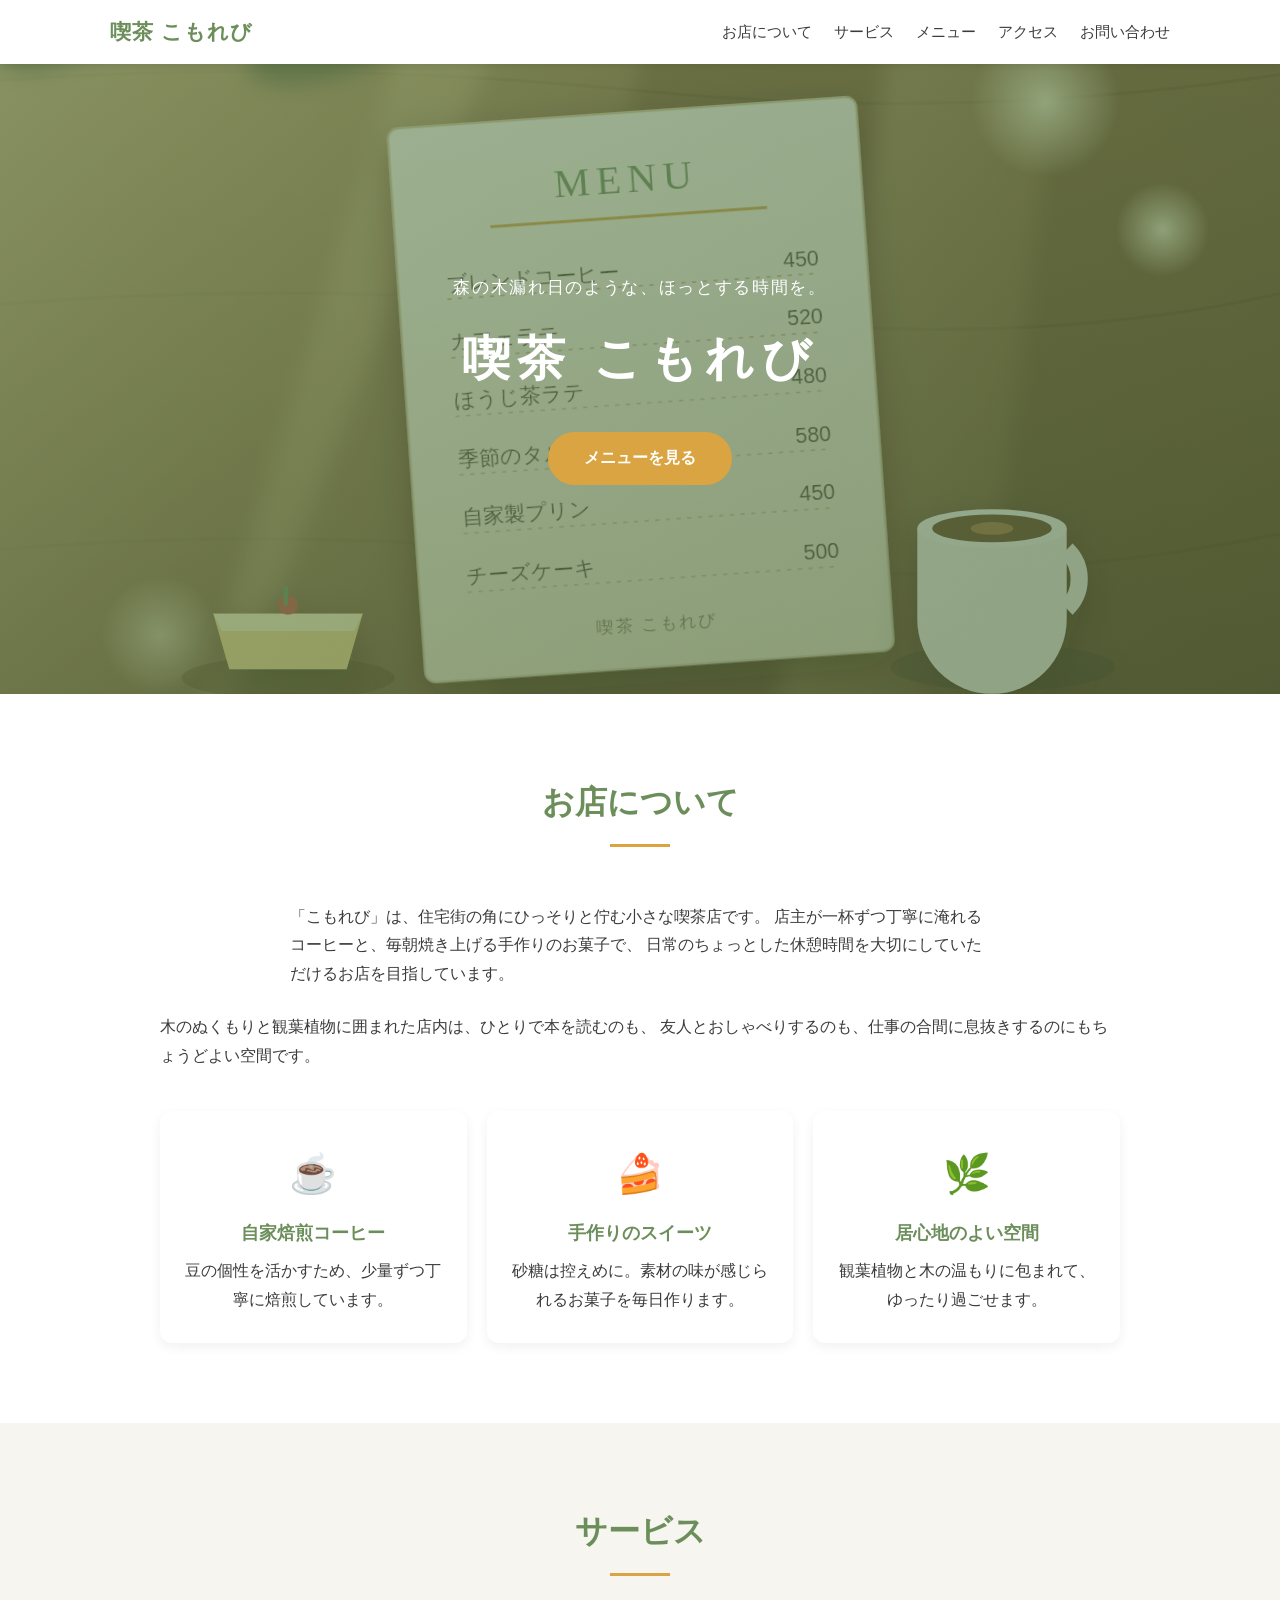
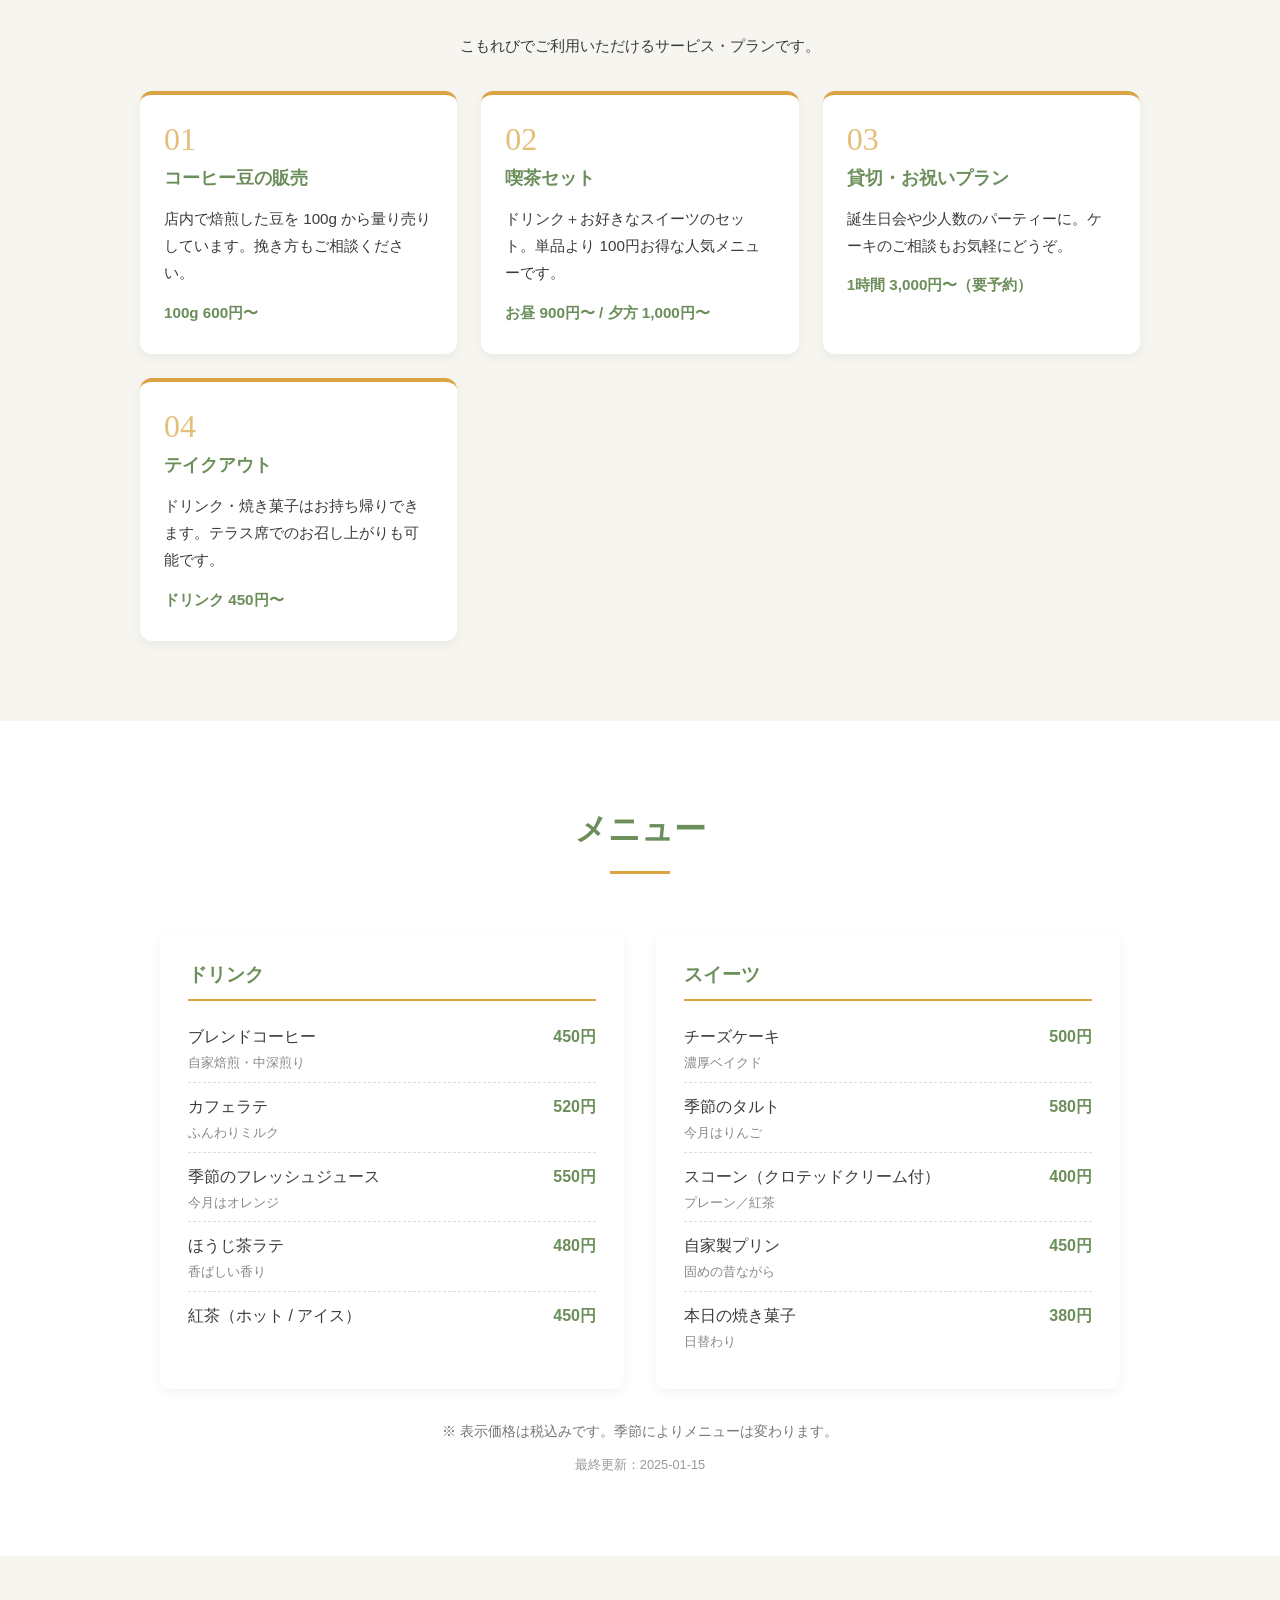
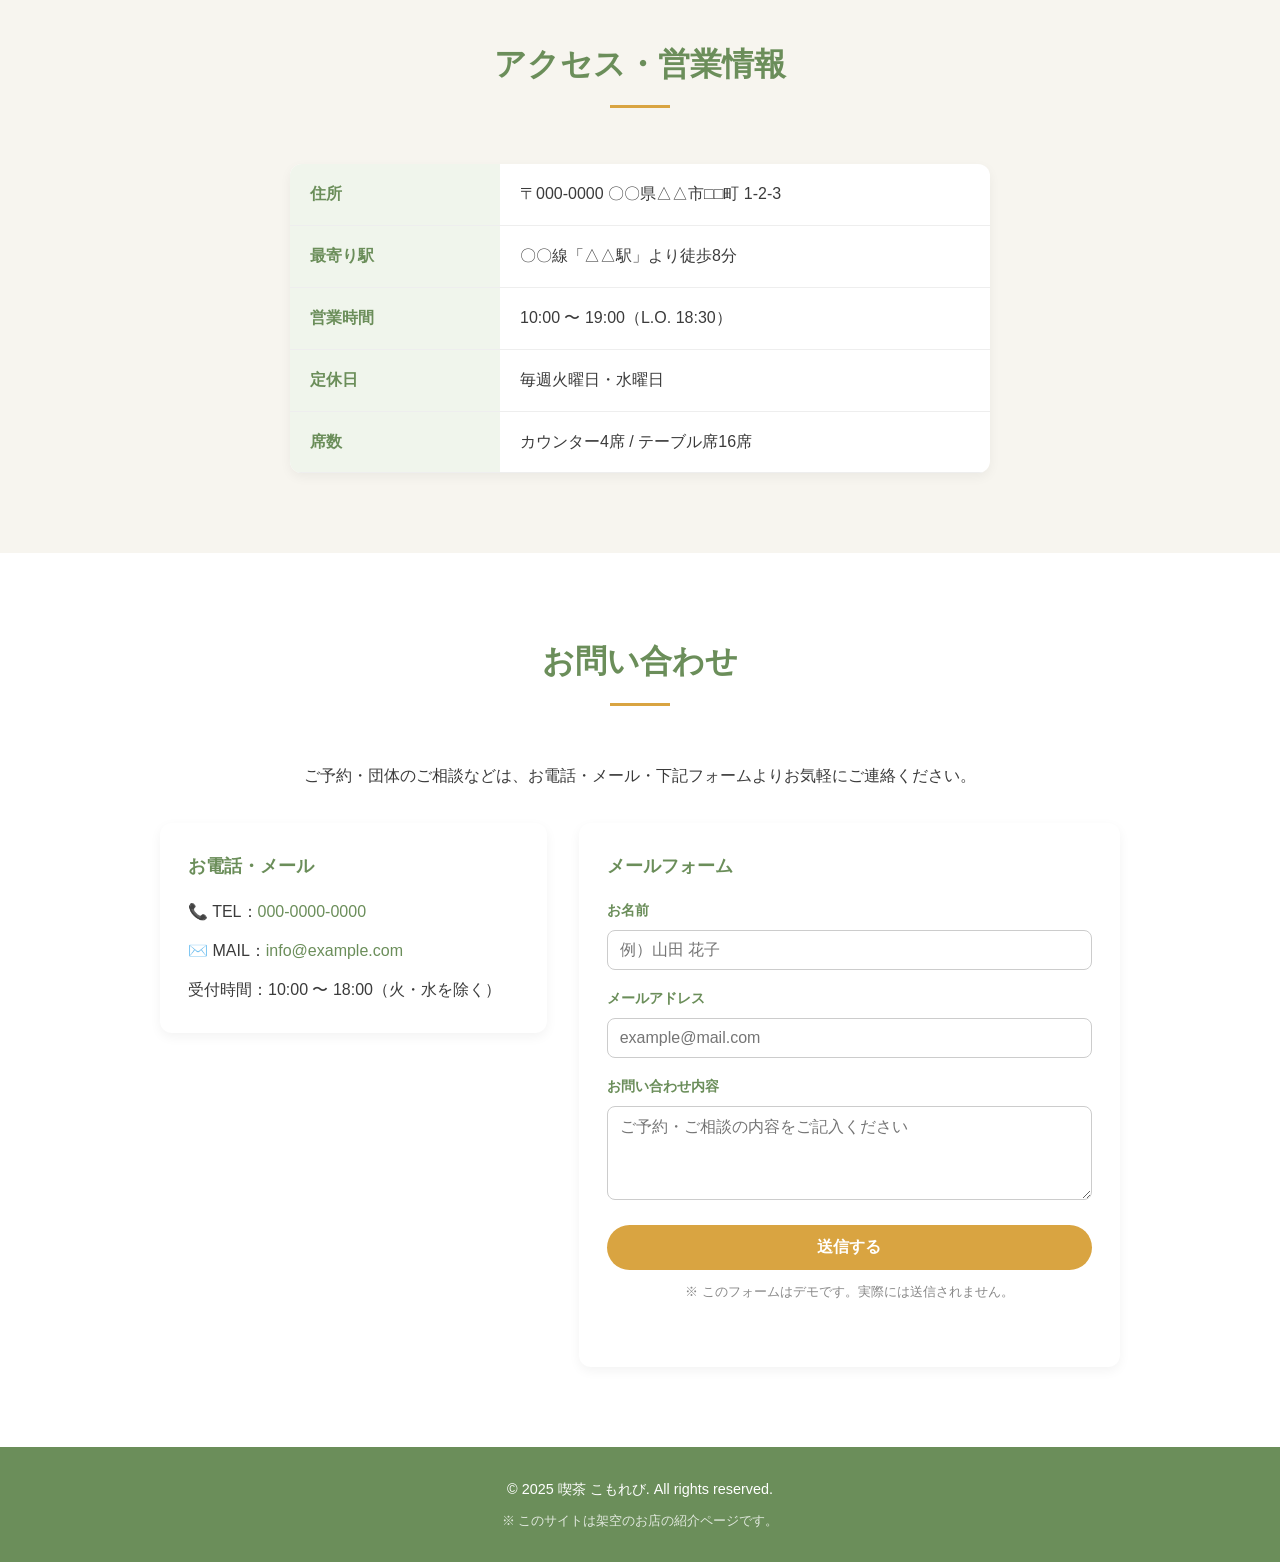
<file: index.html>
<!DOCTYPE html>
<html lang="ja">
<head>
  <meta charset="UTF-8">
  <meta name="viewport" content="width=device-width, initial-scale=1.0">
  <meta name="description" content="喫茶 こもれびは、森の木漏れ日のような温かい時間を過ごせる町の小さな喫茶店です。">
  <title>喫茶 こもれび | 町の小さなカフェ</title>
  <link rel="stylesheet" href="css/style.css">
</head>
<body>

  <!-- ===== ヘッダー ===== -->
  <header class="header">
    <div class="header-inner">
      <div class="logo">喫茶 こもれび</div>

      <!-- ★ ハンバーガーボタン（スマホのみ表示） -->
      <button class="hamburger" id="js-hamburger" aria-label="メニューを開く" aria-expanded="false" aria-controls="js-nav">
        <span></span>
        <span></span>
        <span></span>
      </button>

      <!-- ★ ナビゲーション（JSで開閉） -->
      <nav class="nav" id="js-nav">
        <ul>
          <li><a href="#about">お店について</a></li>
          <li><a href="#service">サービス</a></li>
          <li><a href="#menu">メニュー</a></li>
          <li><a href="#access">アクセス</a></li>
          <li><a href="#contact">お問い合わせ</a></li>
        </ul>
      </nav>
    </div>
  </header>

  <!-- ===== ヒーロー ===== -->
  <section class="hero">
    <img src="images/menu-photo.svg" alt="" class="hero-photo">
    <div class="hero-text">
      <p class="catchcopy">森の木漏れ日のような、ほっとする時間を。</p>
      <h1>喫茶 こもれび</h1>
      <a href="#menu" class="btn">メニューを見る</a>
    </div>
  </section>

  <!-- ===== お店の紹介 ===== -->
  <section id="about" class="section">
    <h2>お店について</h2>
    <div class="about-wrap">
      <div class="about-text">
        <p class="lead">
          「こもれび」は、住宅街の角にひっそりと佇む小さな喫茶店です。
          店主が一杯ずつ丁寧に淹れるコーヒーと、毎朝焼き上げる手作りのお菓子で、
          日常のちょっとした休憩時間を大切にしていただけるお店を目指しています。
        </p>
        <p>
          木のぬくもりと観葉植物に囲まれた店内は、ひとりで本を読むのも、
          友人とおしゃべりするのも、仕事の合間に息抜きするのにもちょうどよい空間です。
        </p>
      </div>
      <div class="features">
        <div class="card">
          <div class="icon">☕</div>
          <h3>自家焙煎コーヒー</h3>
          <p>豆の個性を活かすため、少量ずつ丁寧に焙煎しています。</p>
        </div>
        <div class="card">
          <div class="icon">🍰</div>
          <h3>手作りのスイーツ</h3>
          <p>砂糖は控えめに。素材の味が感じられるお菓子を毎日作ります。</p>
        </div>
        <div class="card">
          <div class="icon">🌿</div>
          <h3>居心地のよい空間</h3>
          <p>観葉植物と木の温もりに包まれて、ゆったり過ごせます。</p>
        </div>
      </div>
    </div>
  </section>

  <!-- ===== サービス ===== -->
  <section id="service" class="section bg-light">
    <h2>サービス</h2>
    <p class="center lead-sm">こもれびでご利用いただけるサービス・プランです。</p>
    <div class="service-list">

      <div class="service-item">
        <div class="service-num">01</div>
        <h3>コーヒー豆の販売</h3>
        <p>店内で焙煎した豆を 100g から量り売りしています。挽き方もご相談ください。</p>
        <p class="service-price">100g 600円〜</p>
      </div>

      <div class="service-item">
        <div class="service-num">02</div>
        <h3>喫茶セット</h3>
        <p>ドリンク＋お好きなスイーツのセット。単品より 100円お得な人気メニューです。</p>
        <p class="service-price">お昼 900円〜 / 夕方 1,000円〜</p>
      </div>

      <div class="service-item">
        <div class="service-num">03</div>
        <h3>貸切・お祝いプラン</h3>
        <p>誕生日会や少人数のパーティーに。ケーキのご相談もお気軽にどうぞ。</p>
        <p class="service-price">1時間 3,000円〜（要予約）</p>
      </div>

      <div class="service-item">
        <div class="service-num">04</div>
        <h3>テイクアウト</h3>
        <p>ドリンク・焼き菓子はお持ち帰りできます。テラス席でのお召し上がりも可能です。</p>
        <p class="service-price">ドリンク 450円〜</p>
      </div>

    </div>
  </section>

  <!-- ===== メニュー（menu.json から描画） ===== -->
  <section id="menu" class="section">
    <h2>メニュー</h2>

    <!-- 読み込み中／エラー表示用 -->
    <p class="menu-status" id="menu-status" aria-live="polite">読み込み中…</p>

    <!-- JS がカテゴリをここに挿入 -->
    <div class="menu-grid" id="menu-grid"></div>

    <p class="note" id="menu-note"></p>
    <p class="menu-updated" id="menu-updated"></p>
  </section>

  <!-- ===== アクセス ===== -->
  <section id="access" class="section bg-light">
    <h2>アクセス・営業情報</h2>
    <table class="info-table">
      <tr><th>住所</th><td>〒000-0000 〇〇県△△市□□町 1-2-3</td></tr>
      <tr><th>最寄り駅</th><td>〇〇線「△△駅」より徒歩8分</td></tr>
      <tr><th>営業時間</th><td>10:00 〜 19:00（L.O. 18:30）</td></tr>
      <tr><th>定休日</th><td>毎週火曜日・水曜日</td></tr>
      <tr><th>席数</th><td>カウンター4席 / テーブル席16席</td></tr>
    </table>
  </section>

  <!-- ===== お問い合わせ ===== -->
  <section id="contact" class="section">
    <h2>お問い合わせ</h2>
    <p class="center">ご予約・団体のご相談などは、お電話・メール・下記フォームよりお気軽にご連絡ください。</p>

    <div class="contact-wrap">
      <!-- 連絡先情報 -->
      <div class="contact-info">
        <h3>お電話・メール</h3>
        <p>📞 TEL：<a href="tel:000-0000-0000">000-0000-0000</a></p>
        <p>✉️ MAIL：<a href="mailto:info@example.com">info@example.com</a></p>
        <p>受付時間：10:00 〜 18:00（火・水を除く）</p>
      </div>

      <!-- 簡易お問い合わせフォーム（送信はデモ） -->
      <form class="contact-form" id="js-contact-form">
        <h3>メールフォーム</h3>
        <label>
          お名前
          <input type="text" name="name" placeholder="例）山田 花子" required>
        </label>
        <label>
          メールアドレス
          <input type="email" name="email" placeholder="example@mail.com" required>
        </label>
        <label>
          お問い合わせ内容
          <textarea name="message" rows="4" placeholder="ご予約・ご相談の内容をご記入ください" required></textarea>
        </label>
        <button type="submit" class="btn btn-block">送信する</button>
        <p class="form-note">※ このフォームはデモです。実際には送信されません。</p>
        <p class="form-msg" id="js-form-msg" role="status"></p>
      </form>
    </div>
  </section>

  <!-- ===== フッター ===== -->
  <footer class="footer">
    <p>&copy; 2025 喫茶 こもれび. All rights reserved.</p>
    <p class="small">※ このサイトは架空のお店の紹介ページです。</p>
  </footer>

  <script src="js/script.js"></script>
</body>
</html>
</file>
<file: css/style.css>
/* ===== 基本設定 ===== */
:root {
  --main-color: #6b8e5a;
  --accent-color: #d9a441;
  --text-color: #3b3b3b;
  --bg-light: #f7f5ef;
  --header-h: 64px;
}

* { margin: 0; padding: 0; box-sizing: border-box; }

html { scroll-behavior: smooth; }

body {
  font-family: "Hiragino Sans", "Yu Gothic", "Meiryo", sans-serif;
  color: var(--text-color);
  line-height: 1.8;
  background: #fff;
}

a { color: var(--main-color); text-decoration: none; }
a:hover { text-decoration: underline; }

/* ===== ヘッダー ===== */
.header {
  position: sticky;
  top: 0;
  z-index: 1000;
  background: rgba(255, 255, 255, 0.97);
  box-shadow: 0 2px 6px rgba(0, 0, 0, 0.08);
  backdrop-filter: blur(6px);
}

.header-inner {
  max-width: 1100px;
  margin: 0 auto;
  padding: 0 20px;
  height: var(--header-h);
  display: flex;
  justify-content: space-between;
  align-items: center;
}

.logo {
  font-size: 1.3rem;
  font-weight: bold;
  color: var(--main-color);
  letter-spacing: 0.05em;
}

/* ---- ナビ ---- */
.nav ul {
  list-style: none;
  display: flex;
  gap: 22px;
}

.nav a {
  color: var(--text-color);
  font-size: 0.95rem;
  position: relative;
  padding: 4px 0;
  transition: color 0.2s;
}

.nav a:hover {
  color: var(--main-color);
  text-decoration: none;
}

.nav a::after {
  content: "";
  position: absolute;
  left: 0; bottom: 0;
  width: 0;
  height: 2px;
  background: var(--accent-color);
  transition: width 0.25s;
}

.nav a:hover::after { width: 100%; }

/* ---- ハンバーガー ---- */
.hamburger {
  display: none;
  width: 44px;
  height: 44px;
  background: transparent;
  border: none;
  cursor: pointer;
  padding: 10px;
  position: relative;
}

.hamburger span {
  display: block;
  width: 100%;
  height: 2px;
  background: var(--main-color);
  position: absolute;
  left: 0;
  transition: transform 0.3s, opacity 0.3s, top 0.3s;
}

.hamburger span:nth-child(1) { top: 14px; }
.hamburger span:nth-child(2) { top: 21px; }
.hamburger span:nth-child(3) { top: 28px; }

/* 開いている状態（×印に） */
.hamburger.is-active span:nth-child(1) { top: 21px; transform: rotate(45deg); }
.hamburger.is-active span:nth-child(2) { opacity: 0; }
.hamburger.is-active span:nth-child(3) { top: 21px; transform: rotate(-45deg); }

/* ===== ヒーロー ===== */
.hero {
  position: relative;
  overflow: hidden;
  min-height: 70vh;
  display: flex;
  align-items: center;
  justify-content: center;
  text-align: center;
  color: #fff;
  background: linear-gradient(rgba(60, 90, 50, 0.55), rgba(60, 90, 50, 0.55)),
              linear-gradient(135deg, #8fb67a, #4f7a48);
  padding: 60px 20px;
}

.hero-photo {
  position: absolute;
  inset: 0;
  width: 100%;
  height: 100%;
  object-fit: cover;
  opacity: 0.4;
  z-index: 1;
  pointer-events: none;
}

.hero-text {
  position: relative;
  z-index: 2;
}

.hero-text .catchcopy {
  font-size: 1.05rem;
  margin-bottom: 12px;
  letter-spacing: 0.1em;
}

.hero-text h1 {
  font-size: clamp(2rem, 6vw, 3rem);
  margin-bottom: 30px;
  letter-spacing: 0.15em;
}

/* ===== ボタン ===== */
.btn {
  display: inline-block;
  padding: 12px 36px;
  background: var(--accent-color);
  color: #fff;
  border: none;
  border-radius: 999px;
  font-weight: bold;
  font-size: 1rem;
  cursor: pointer;
  transition: background 0.3s, transform 0.2s;
}

.btn:hover {
  background: #c18d2e;
  text-decoration: none;
  transform: translateY(-2px);
}

.btn-block { width: 100%; }

/* ===== セクション ===== */
.section {
  padding: 80px 20px;
  max-width: 1000px;
  margin: 0 auto;
}

.section h2 {
  text-align: center;
  font-size: clamp(1.5rem, 4vw, 2rem);
  color: var(--main-color);
  margin-bottom: 40px;
  position: relative;
  padding-bottom: 16px;
}

.section h2::after {
  content: "";
  display: block;
  width: 60px;
  height: 3px;
  background: var(--accent-color);
  margin: 12px auto 0;
}

.bg-light {
  background: var(--bg-light);
  max-width: none;
}

.bg-light > * {
  max-width: 1000px;
  margin-left: auto;
  margin-right: auto;
}

.lead {
  max-width: 700px;
  margin: 0 auto 24px;
}

.lead-sm {
  font-size: 0.95rem;
  margin-bottom: 32px;
}

.center { text-align: center; }

/* ===== お店の紹介 ===== */
.about-wrap {
  display: grid;
  gap: 40px;
}

.about-text p + p { margin-top: 16px; }

.features {
  display: grid;
  grid-template-columns: repeat(auto-fit, minmax(240px, 1fr));
  gap: 20px;
}

.card {
  background: #fff;
  border-radius: 12px;
  padding: 28px 20px;
  text-align: center;
  box-shadow: 0 4px 12px rgba(0, 0, 0, 0.06);
  transition: transform 0.3s;
}

.card:hover { transform: translateY(-6px); }

.card .icon {
  font-size: 2.4rem;
  margin-bottom: 10px;
}

.card h3 {
  color: var(--main-color);
  margin-bottom: 8px;
  font-size: 1.1rem;
}

/* ===== サービス ===== */
.service-list {
  display: grid;
  grid-template-columns: repeat(auto-fit, minmax(240px, 1fr));
  gap: 24px;
}

.service-item {
  background: #fff;
  border-radius: 12px;
  padding: 28px 24px;
  box-shadow: 0 4px 12px rgba(0, 0, 0, 0.05);
  border-top: 4px solid var(--accent-color);
  position: relative;
  transition: transform 0.3s;
}

.service-item:hover { transform: translateY(-4px); }

.service-num {
  font-family: Georgia, serif;
  font-size: 2rem;
  color: var(--accent-color);
  opacity: 0.7;
  line-height: 1;
  margin-bottom: 8px;
}

.service-item h3 {
  color: var(--main-color);
  margin-bottom: 10px;
  font-size: 1.1rem;
}

.service-item p {
  font-size: 0.95rem;
}

.service-price {
  margin-top: 12px;
  font-weight: bold;
  color: var(--main-color);
  font-size: 1rem;
}

/* ===== メニュー ===== */
.menu-grid {
  display: grid;
  grid-template-columns: repeat(auto-fit, minmax(280px, 1fr));
  gap: 32px;
}

.menu-category {
  background: #fff;
  padding: 28px;
  border-radius: 12px;
  box-shadow: 0 4px 12px rgba(0, 0, 0, 0.05);
}

.menu-category h3 {
  color: var(--main-color);
  border-bottom: 2px solid var(--accent-color);
  padding-bottom: 8px;
  margin-bottom: 12px;
}

.menu-category ul { list-style: none; }

.menu-category li {
  display: flex;
  justify-content: space-between;
  padding: 10px 0;
  border-bottom: 1px dashed #ddd;
}

.menu-category li:last-child { border-bottom: none; }

/* ===== メニュー（JSON描画） ===== */
.menu-status {
  text-align: center;
  color: #888;
  margin-bottom: 20px;
  font-size: 0.95rem;
}

.menu-status.is-error {
  color: #b54747;
  font-weight: bold;
}

.menu-updated {
  text-align: center;
  font-size: 0.8rem;
  color: #999;
  margin-top: 8px;
}

/* 各項目の説明文 */
.item-name { display: flex; flex-direction: column; }

.item-desc {
  font-size: 0.8rem;
  color: #888;
  margin-top: 2px;
  line-height: 1.4;
}

.price {
  font-weight: bold;
  color: var(--main-color);
  white-space: nowrap;
  margin-left: 12px;
}

.note {
  text-align: center;
  font-size: 0.9rem;
  color: #777;
  margin-top: 30px;
}

/* ===== アクセス表 ===== */
.info-table {
  width: 100%;
  max-width: 700px;
  margin: 0 auto;
  border-collapse: collapse;
  background: #fff;
  box-shadow: 0 4px 12px rgba(0, 0, 0, 0.05);
  border-radius: 12px;
  overflow: hidden;
}

.info-table th,
.info-table td {
  padding: 16px 20px;
  border-bottom: 1px solid #eee;
  text-align: left;
  vertical-align: top;
}

.info-table th {
  width: 30%;
  background: #f0f5ec;
  color: var(--main-color);
  white-space: nowrap;
}

/* ===== お問い合わせ ===== */
.contact-wrap {
  display: grid;
  grid-template-columns: 1fr;
  gap: 32px;
  margin-top: 32px;
}

.contact-info,
.contact-form {
  background: #fff;
  padding: 28px;
  border-radius: 12px;
  box-shadow: 0 4px 12px rgba(0, 0, 0, 0.05);
}

.contact-info h3,
.contact-form h3 {
  color: var(--main-color);
  margin-bottom: 16px;
  font-size: 1.1rem;
}

.contact-info p + p { margin-top: 10px; }

/* フォーム */
.contact-form label {
  display: block;
  margin-bottom: 16px;
  font-size: 0.9rem;
  font-weight: bold;
  color: var(--main-color);
}

.contact-form input,
.contact-form textarea {
  width: 100%;
  margin-top: 6px;
  padding: 10px 12px;
  border: 1px solid #ccc;
  border-radius: 8px;
  font-size: 1rem;
  font-family: inherit;
  transition: border-color 0.2s, box-shadow 0.2s;
}

.contact-form input:focus,
.contact-form textarea:focus {
  outline: none;
  border-color: var(--main-color);
  box-shadow: 0 0 0 3px rgba(107, 142, 90, 0.15);
}

.form-note {
  font-size: 0.8rem;
  color: #888;
  margin-top: 10px;
  text-align: center;
}

.form-msg {
  margin-top: 12px;
  text-align: center;
  color: var(--main-color);
  font-weight: bold;
  min-height: 1.5em;
}

/* ===== フッター ===== */
.footer {
  background: var(--main-color);
  color: #fff;
  text-align: center;
  padding: 30px 20px;
  font-size: 0.9rem;
}

.footer .small {
  font-size: 0.8rem;
  opacity: 0.8;
  margin-top: 6px;
}

/* ===== スマホ対応 & レスポンシブ ===== */
@media (max-width: 768px) {
  /* ハンバーガー表示 */
  .hamburger { display: block; }

  /* ナビをドロワー化 */
  .nav {
    position: fixed;
    top: var(--header-h);
    left: 0;
    width: 100%;
    background: rgba(255, 255, 255, 0.99);
    box-shadow: 0 6px 12px rgba(0, 0, 0, 0.1);
    transform: translateY(-120%);
    opacity: 0;
    visibility: hidden;
    transition: transform 0.35s ease, opacity 0.35s ease, visibility 0.35s;
    max-height: calc(100vh - var(--header-h));
    overflow-y: auto;
  }

  .nav.is-open {
    transform: translateY(0);
    opacity: 1;
    visibility: visible;
  }

  .nav ul {
    flex-direction: column;
    gap: 0;
    padding: 8px 0;
  }

  .nav li {
    border-bottom: 1px solid #eee;
  }

  .nav a {
    display: block;
    padding: 16px 24px;
    font-size: 1rem;
  }

  .nav a::after { display: none; }

  /* セクション余白調整 */
  .section { padding: 60px 16px; }

  .hero { min-height: 60vh; }

  /* アクセス表を縦並び */
  .info-table th,
  .info-table td {
    display: block;
    width: 100%;
  }
  .info-table th { padding-bottom: 4px; }
  .info-table td { padding-top: 4px; }
}

/* タブレット以上でお問い合わせを2カラム */
@media (min-width: 900px) {
  .contact-wrap {
    grid-template-columns: 1fr 1.4fr;
    align-items: start;
  }
}
</file>
